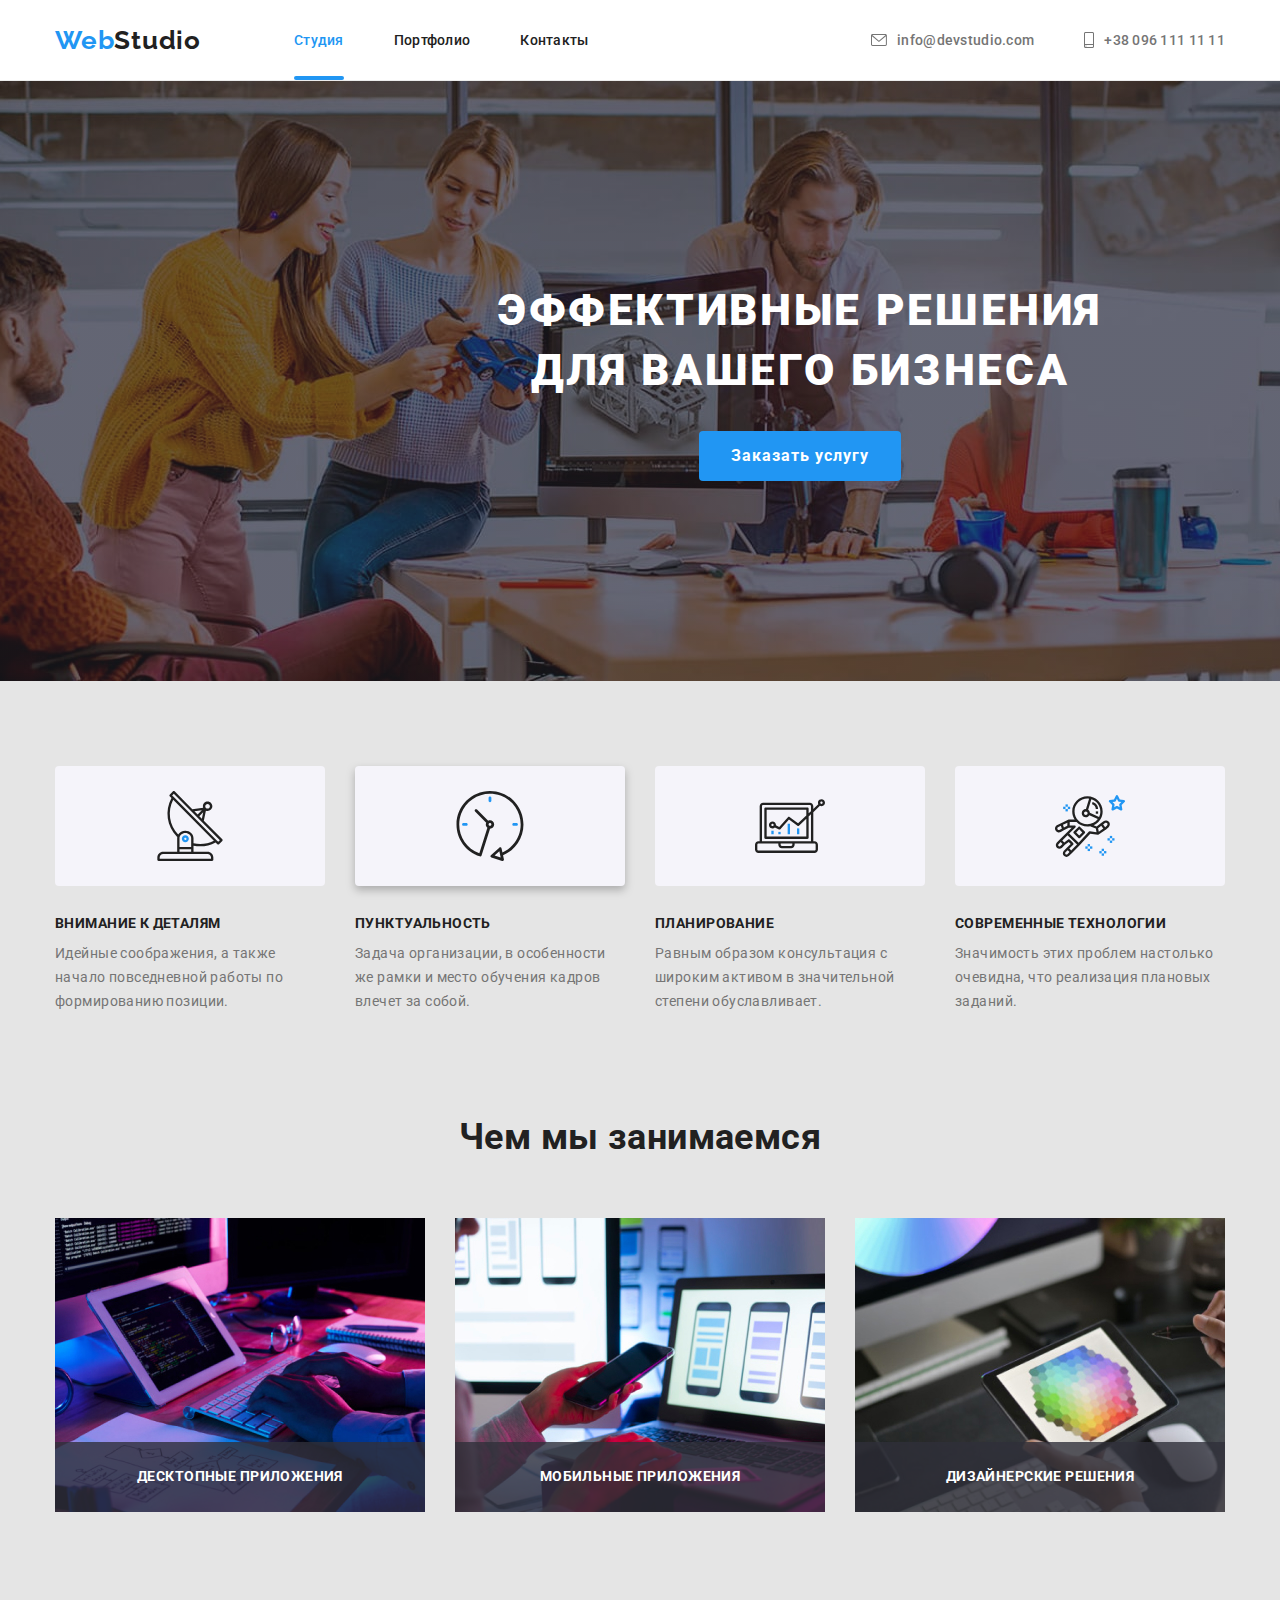
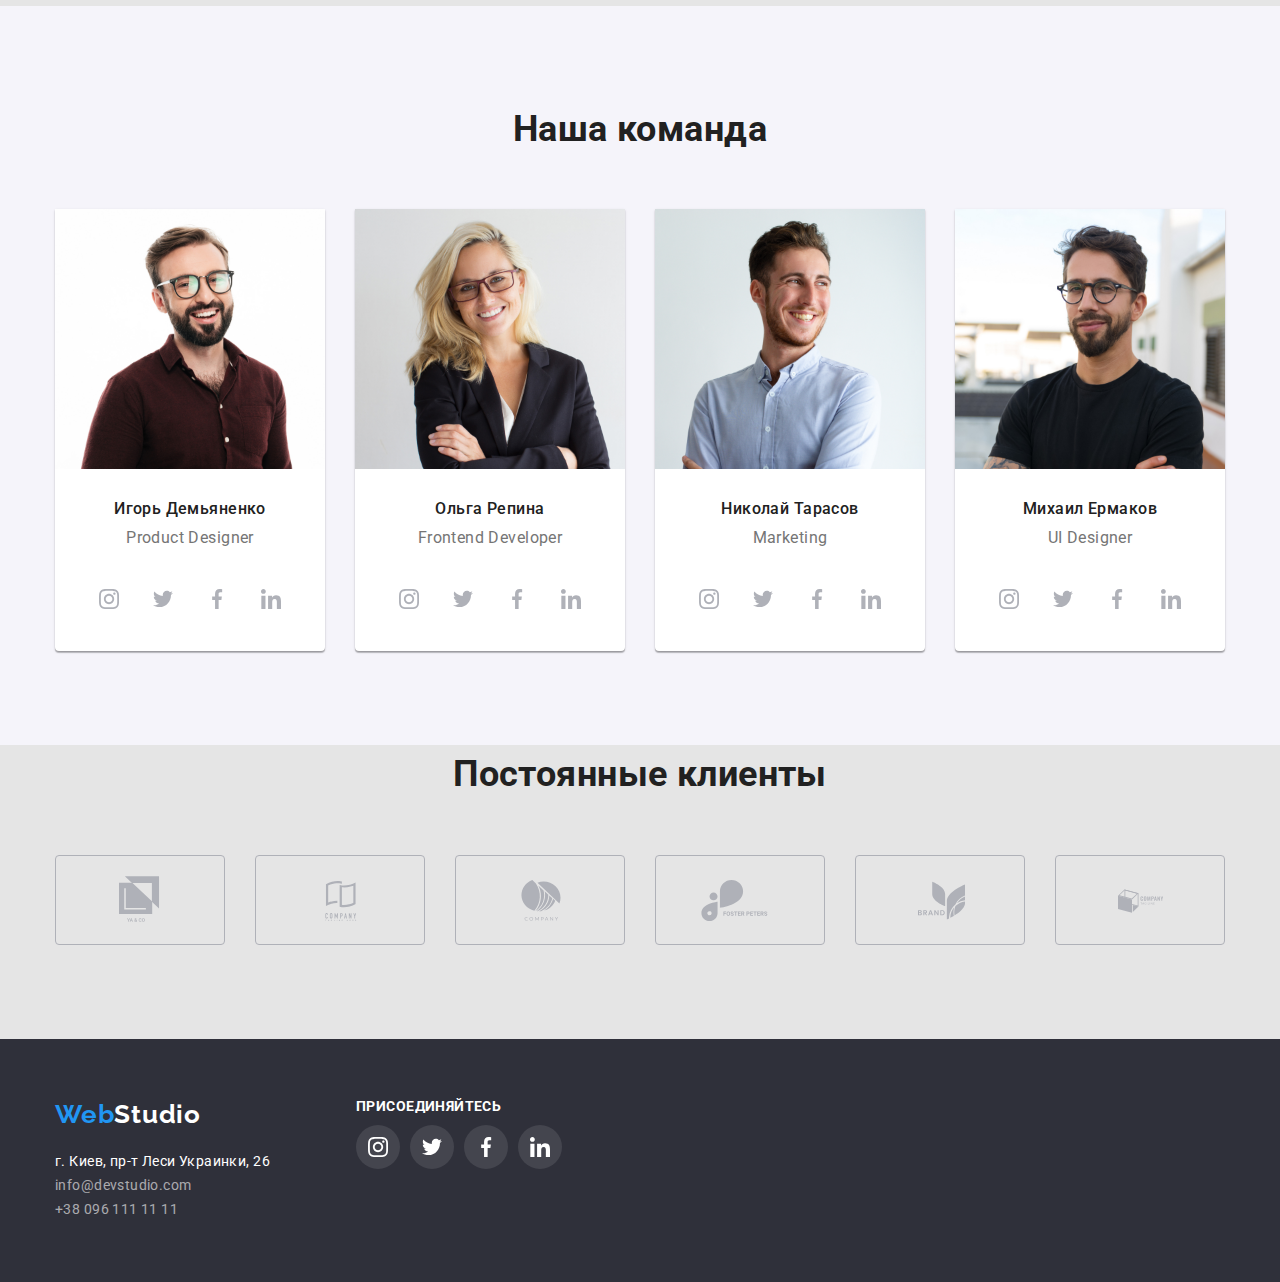
<file: index.html>
<!DOCTYPE html>
<html lang="ru">
    <head>
        <meta charset="UTF-8" />
        <meta name="viewport" content="width=device-width, initial-scale=1.0" />
        <title>WebStudio</title>
        <link href="https://fonts.googleapis.com/css2?family=Roboto:wght@400;500;700;900&display=swap" rel="stylesheet">
        <link rel="stylesheet" href="https://cdnjs.cloudflare.com/ajax/libs/modern-normalize/1.0.0/modern-normalize.css">
        <link rel="stylesheet" href="./css/styles.css">
      </head>

     <body>
        <header class="bg-color-white">
            <div class="container header-container">
                <a href="./index.html" class="logo logo-color-header heder-logo">
                    <span class="logo-color">Web</span>Studio
                </a>
                <nav class="navigation">
                    <ul class="list menu">
                            <li class="menu-item"> 
                                <a href="./index.html" class="link current menu-link">Студия</a>
                        </li>
                            <li class="menu-item"> 
                                <a href="./portfolio.html" class="link menu-link ">Портфолио</a>
                        </li>
                            <li class="menu-item"> 
                                <a href="" class="link menu-link">Контакты</a>
                        </li>
                    </ul>  
                </nav>
            
    
                <ul class="list menu flexbox">
                    <li class="menu-item header-svg">
                        <a href="mailto:info@devstudio.com" class="link menu-link contacts header-svg-linc">info@devstudio.com
                            <svg class="header-svg-icon" width="16px" height="12px" >
                                <use href="./images/symbol-defs.svg#icon-envelope"></use>
                            </svg>
                        </a>
                    </li>
                    <li class="menu-item">
                        <a href="tel:+380961111111" class="link menu-link contacts header-svg-linc">+38 096 111 11 11
                            <svg class="header-svg-icon" width="10px" height="16px" >
                                <use href="./images/symbol-defs.svg#icon-smartphone"></use>
                            </svg>
                        </a>
                    </li>
                 </ul>
            </div>
        </header>
    
    <main>
        
        <div>
        <section class="bg-color-dark">
            <div class="overlay">
                <div class="container hero-content">
                <h1 class="page-title">Эффективные решения для вашего бизнеса</h1>
                    <button class="btn btn-studia" type="button" data-modal-open>
                            Заказать услугу
                    </button>
                    <div class="backdrop is-hidden" data-modal>
                        <div class="modal">
                        <button class="modal-botton close" data-modal-close>
                            <svg class="modal-botton-icon">
                                <use href="./images/symbol-defs.svg#icon-close"></use>
                            </svg>
                        </button>
                        </div>
                    </div>
                </div>
            </div>
        </section>
    </div>
        

            
    
       <section class="section">
            <div class="container">
                <h2 class="visually-hidden">Наши преимущества</h2>
                <ul class="list benefits flexbox">
                    <li class="content-box image-1 bgimage">
                        <h3 class="section-title-caps title-caps-1">Внимание к деталям</h3>
                        <p>Идейные соображения, а также начало повседневной работы по формированию позиции.</p>
                    </li>
                    <li class="content-box image-2 bgimage">
                        <h3 class="section-title-caps title-caps-1">Пунктуальность</h3>
                        <p>Задача организации, в особенности же рамки и место обучения кадров влечет за собой.</p>
                    </li>
                    <li class="content-box image-3 bgimage">
                        <h3 class="section-title-caps title-caps-1">Планирование</h3>
                        <p>Равным образом консультация с широким активом в значительной степени обуславливает.</p>
                    </li>
                    <li class="content-box image-4 bgimage">
                        <h3 class="section-title-caps title-caps-1">Современные технологии</h3>
                        <p>Значимость этих проблем настолько очевидна, что реализация плановых заданий.</p>
                    </li>
                </ul>
           </div>
        </section>
    
        <section class="section">
            <div class="container">
                <h2 class="section-title">Чем мы занимаемся</h2>
                <ul class="list flexbox">
                    <li class="fleximg position-bloc"><img src="./images/work_1.jpg" alt="разработка сайтов" width="370">
                    <h3 class="section-title-caps title-caps-2">Десктопные приложения</h3> 
                </li>    
                    <li class="fleximg position-bloc"><img src="./images/work_2.jpg" alt="разработка телефонных приложений" width="370">
                    <h3 class="section-title-caps title-caps-2">Мобильные приложения</h3> 
                </li>
                    <li class="fleximg position-bloc"><img src="./images/work_3.jpg" alt="дизайн" width="370">
                    <h3 class="section-title-caps title-caps-2">Дизайнерские решения</h3> 
                </li>
                </ul> 
            </div>
        </section>
    
        <section class="section bg-color-blu">
            <div class="container">
                <h2 class="section-title">Наша команда</h2>
                <ul class="list flexbox">
                    <li class="content-box command"><img src="./images/product_designer.jpg" alt="Игорь Демьяненко Product Designer" width="270"/>
                        <h3 class="section-title-mini workers-text">Игорь Демьяненко</h3>
                        <p lang="en" class="paragraf">Product Designer</p>
                        <ul class="list social-icons">
                            <li class="social-icons-item"><a class="social-icons-linc" href="">
                                 <svg class="social-icon-svg">
                                    <use href="./images/symbol-defs.svg#icon-instagram-1"></use>
                                 </svg>
                                </a>
                            </li>
                            <li class="social-icons-item"><a class="social-icons-linc" href="">
                                <svg class="social-icon-svg">
                                    <use href="./images/symbol-defs.svg#icon-twitter-1"></use>
                            
                                 </svg>
                                </a>
                            </li>
                            <li class=" social-icons-item"><a class="social-icons-linc" href="">
                                <svg class="social-icon-svg">
                                    <use href="./images/symbol-defs.svg#icon-facebook-1"></use>
                            
                                 </svg>
                                </a>
                            </li>
                            <li class="social-icons-item"><a class="social-icons-linc" href="">
                                <svg class="social-icon-svg">
                                    <use href="./images/symbol-defs.svg#icon-linkedin-1"></use>
                            
                                 </svg>
                                </a>
                            </li>
                        </ul>
            
                        
                    </li>
                    <li class="content-box command"><img src="./images/frontend_developer.jpg" alt="Ольга Репина Frontend Developer" width="270"/>
                        <h3 class="section-title-mini workers-text">Ольга Репина</h3>
                        <p lang="en" class="paragraf">Frontend Developer</p>
                        <ul class="list social-icons">
                            <li class="social-icons-item"><a class="social-icons-linc" href="">
                                 <svg class="social-icon-svg">
                                    <use href="./images/symbol-defs.svg#icon-instagram-1"></use>
                                 </svg>
                                </a>
                            </li>
                            <li class="social-icons-item"><a class="social-icons-linc" href="">
                                <svg class="social-icon-svg">
                                    <use href="./images/symbol-defs.svg#icon-twitter-1"></use>
                            
                                 </svg>
                                </a>
                            </li>
                            <li class=" social-icons-item"><a class="social-icons-linc" href="">
                                <svg class="social-icon-svg">
                                    <use href="./images/symbol-defs.svg#icon-facebook-1"></use>
                            
                                 </svg>
                                </a>
                            </li>
                            <li class="social-icons-item"><a class="social-icons-linc" href="">
                                <svg class="social-icon-svg">
                                    <use href="./images/symbol-defs.svg#icon-linkedin-1"></use>
                            
                                 </svg>
                                </a>
                            </li>
                        </ul>
                    </li>
                    <li class="content-box command"><img src="./images/marketing.jpg" alt="Николай Тарасов Marketing" width="270"/>
                        <h3 class="section-title-mini workers-text">Николай Тарасов</h3>
                        <p lang="en" class="paragraf">Marketing</p>
                        <ul class="list social-icons">
                            <li class="social-icons-item"><a class="social-icons-linc" href="">
                                 <svg class="social-icon-svg">
                                    <use href="./images/symbol-defs.svg#icon-instagram-1"></use>
                                 </svg>
                                </a>
                            </li>
                            <li class="social-icons-item"><a class="social-icons-linc" href="">
                                <svg class="social-icon-svg">
                                    <use href="./images/symbol-defs.svg#icon-twitter-1"></use>
                            
                                 </svg>
                                </a>
                            </li>
                            <li class=" social-icons-item"><a class="social-icons-linc" href="">
                                <svg class="social-icon-svg">
                                    <use href="./images/symbol-defs.svg#icon-facebook-1"></use>
                            
                                 </svg>
                                </a>
                            </li>
                            <li class="social-icons-item"><a class="social-icons-linc" href="">
                                <svg class="social-icon-svg">
                                    <use href="./images/symbol-defs.svg#icon-linkedin-1"></use>
                            
                                 </svg>
                                </a>
                            </li>
                        </ul>
                    </li>
                    <li class="content-box command"><img src="./images/uidesigner.jpg" alt="Михаил Ермаков UI Designer" width="270"/>
                        <h3 class="section-title-mini workers-text">Михаил Ермаков</h3>
                        <p lang="en" class="paragraf">UI Designer</p>
                        <ul class="list social-icons">
                            <li class="social-icons-item"><a class="social-icons-linc" href="">
                                 <svg class="social-icon-svg">
                                    <use href="./images/symbol-defs.svg#icon-instagram-1"></use>
                                 </svg>
                                </a>
                            </li>
                            <li class="social-icons-item"><a class="social-icons-linc" href="">
                                <svg class="social-icon-svg">
                                    <use href="./images/symbol-defs.svg#icon-twitter-1"></use>
                            
                                 </svg>
                                </a>
                            </li>
                            <li class="social-icons-item"><a class="social-icons-linc" href="">
                                <svg class="social-icon-svg">
                                    <use href="./images/symbol-defs.svg#icon-facebook-1"></use>
                            
                                 </svg>
                                </a>
                            </li>
                            <li class="social-icons-item"><a class="social-icons-linc" href="">
                                <svg class="social-icon-svg">
                                    <use href="./images/symbol-defs.svg#icon-linkedin-1"></use>
                            
                                 </svg>
                                </a>
                            </li>
                        </ul>
                    </li>  
                </ul>
            </div>
        </section>

        <section class="section">
            <div class="container">
                <h2 class="section-title">Постоянные клиенты</h2>
                <ul class="list flexbox">
                    <li class="flexsvg"> <a class="flexsvg-linc" href="">
                        <svg class="client-svg"  height= "49.22px" width="44.26px">
                            <use href="./images/symbol-defs.svg#icon-logo-1"></use>
                        </svg>
                    </a></li>    
                    <li class="flexsvg"> <a class="flexsvg-linc" href="">
                        <svg class="client-svg" height= "40px" width="52px">
                            <use href="./images/symbol-defs.svg#icon-logo-2"></use>
                        </svg>
                    </a></li>
                    <li class="flexsvg"> <a class="flexsvg-linc" href="">
                        <svg class="client-svg" height= "41px" width="42.6px">
                            <use href="images/symbol-defs.svg#icon-logo-3"></use>
                        </svg>
                    </a></li>
                    <li class="flexsvg"> <a class="flexsvg-linc" href="">
                        <svg class="client-svg" height= "42.02px" width="79.65px">
                            <use href="images/symbol-defs.svg#icon-logo-4"></use>
                        </svg>
                    </a></li>    
                    <li class="flexsvg"> <a class="flexsvg-linc" href="">
                        <svg class="client-svg" height= "59px" width="47px">
                            <use href="images/symbol-defs.svg#icon-logo-5"></use>
                        </svg>
                    </a></li>
                    <li class="flexsvg"> <a class="flexsvg-linc" href="">
                        <svg class="client-svg" height= "88.48px" width="45.44px">
                            <use href="images/symbol-defs.svg#icon-logo-6"></use>
                        </svg>
                    </a></li>
                </ul> 
            </div>
        </section>
    </main>

    <footer class="bg-color-dark-footer">
        <div class="container footer-container bloc">
            <div class="footer-bloc addres-bloc">
            <a href="index.html#studia" class="logo logo-color-footer link-hf">
                <span class="logo-color">Web</span>Studio
            </a>
            <address>
                <ul class="list"> 
                    <li><a href="https://goo.gl/maps/6ceKZBEV4WaBG7hH8" class="link footer-text address-color" target="blank" rel="noopener norefere">г. Киев, пр-т Леси Украинки, 26</a></li>
                    <li><a href="mailto:info@devstudio.com" class="link footer-text mt-color">info@devstudio.com</a> <br></li>
                    <li><a href="tel:+380961111111" class="link footer-text mt-color">+38 096 111 11 11</a></li>
                </ul>
            </address>
             </div>
    
            <div class="footer-bloc">
                <h2 class="section-title-caps title-caps-1 social-network-title">Присоединяйтесь</h2>
                <ul class="list flexbox">
                    <li class="social-icons-item"> <a class="social-icons-linc footer-svg-linc" href="">
                        <svg class="footer-svg-icon">
                            <use href="./images/symbol-defs.svg#icon-instagram-1"></use>
                        </svg>
                    </a></li>  
    
                    <li class="social-icons-item"> <a class="social-icons-linc footer-svg-linc" href="">
                            <svg class="footer-svg-icon">
                                <use href="./images/symbol-defs.svg#icon-twitter-1"></use>
                            </svg>
                    </a></li>  
    
                    <li class="social-icons-item"> <a class="social-icons-linc footer-svg-linc" href="">
                        <svg class="footer-svg-icon">
                            <use href="./images/symbol-defs.svg#icon-facebook-1"></use>
                        </svg>
                     </a></li>
    
                     <li class="social-icons-item"> <a class="social-icons-linc footer-svg-linc" href="">
                    <svg class="footer-svg-icon">
                        <use href="./images/symbol-defs.svg#icon-linkedin-1"></use>
                    </svg>
                     </a></li>
    
                </ul>
            </div>
    
        </div>
    
        
    </footer>

  <script src="./js/modal.js"></script>
  </body>
</html>
</file>
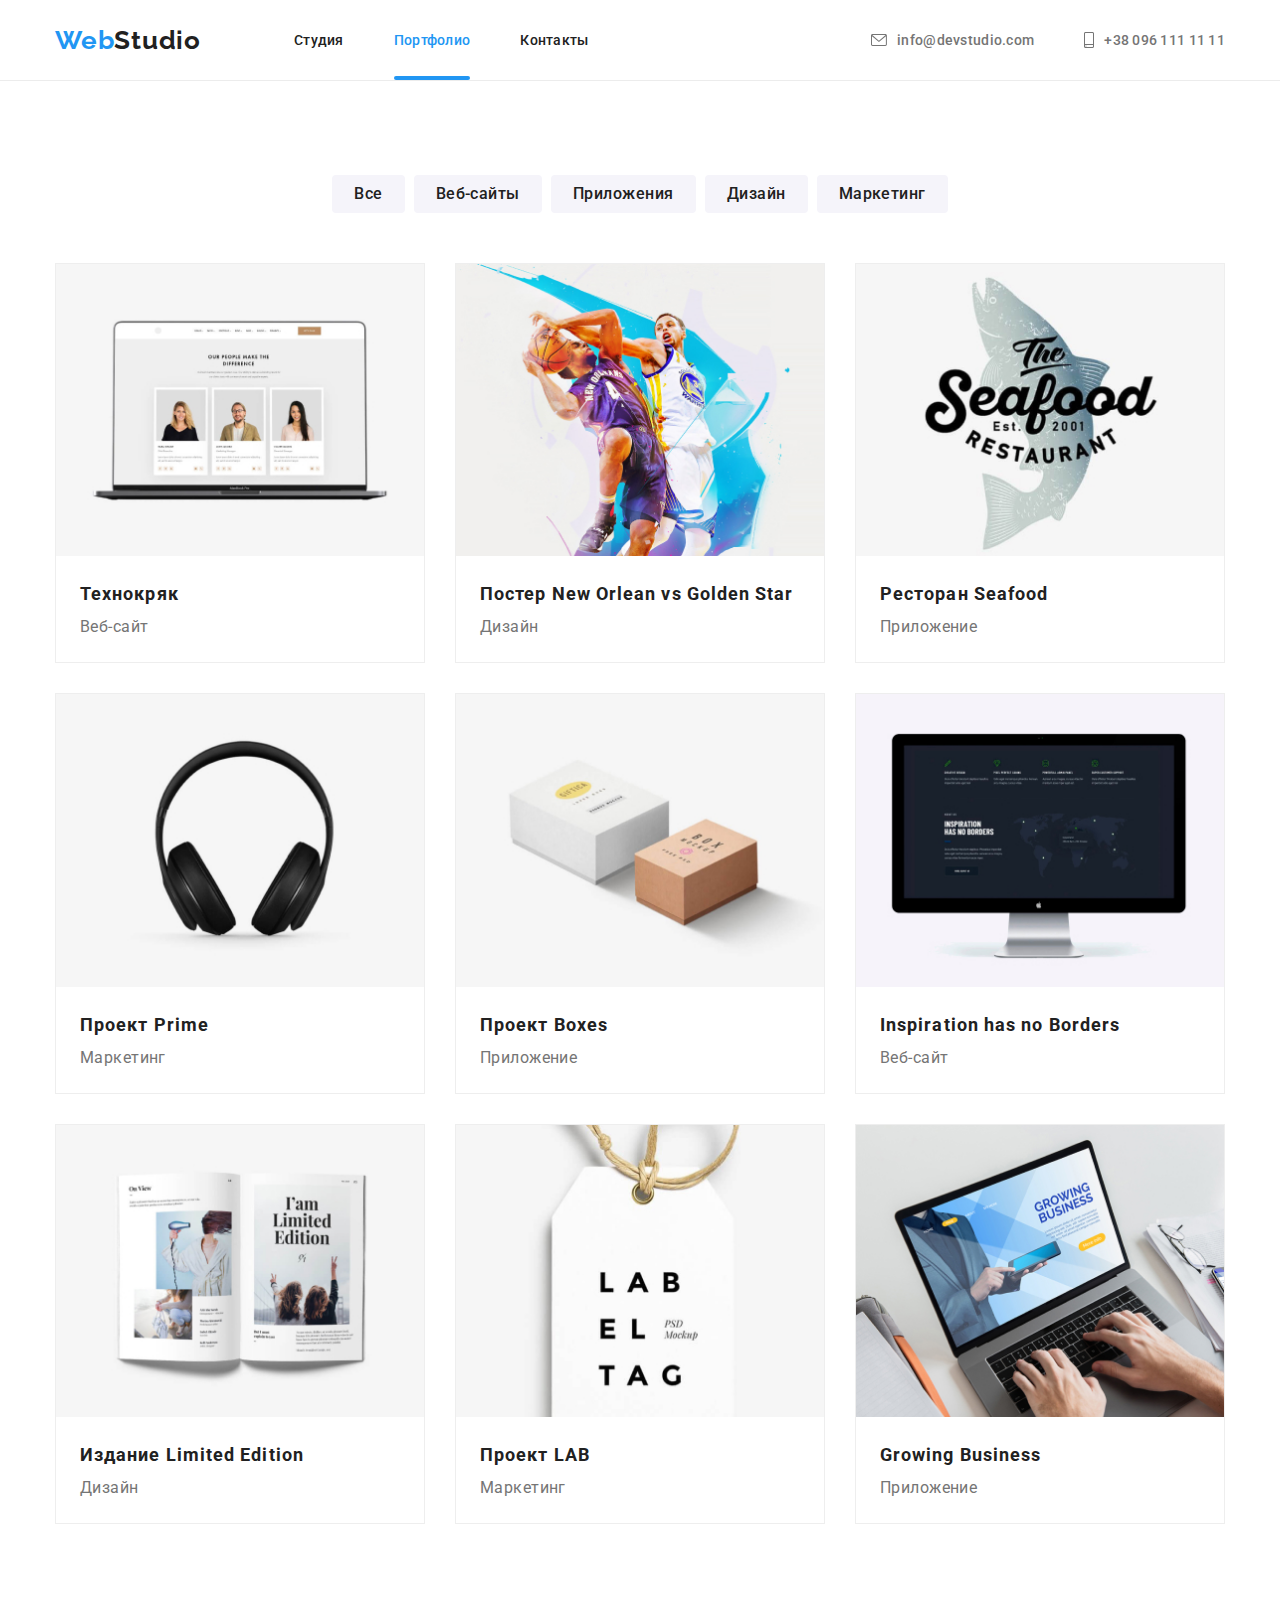
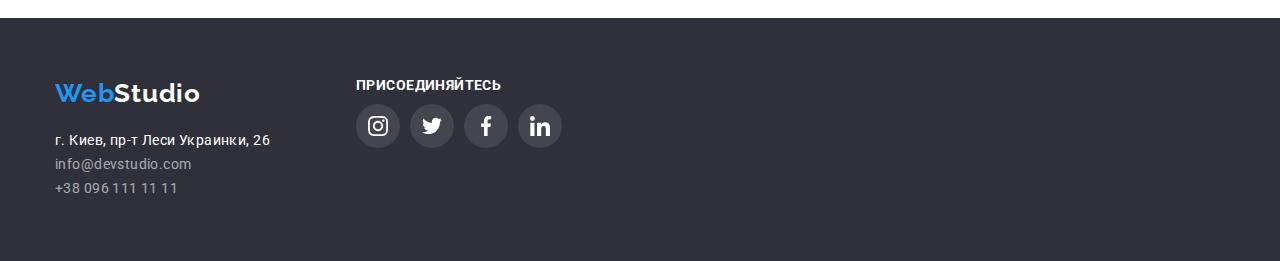
<file: portfolio.html>
<!DOCTYPE html>
<html lang="en">
<head>
    <meta charset="UTF-8">
    <meta name="viewport" content="width=device-width, initial-scale=1.0">
    <title>WebStudio</title>
    <link href="https://fonts.googleapis.com/css2?family=Roboto:wght@400;500;700;900&display=swap" rel="stylesheet">
    <link rel="stylesheet" href="https://cdnjs.cloudflare.com/ajax/libs/modern-normalize/1.0.0/modern-normalize.css">
    <link rel="stylesheet" href="./css/styles.css">
</head>
    
<body>
    
    <header class="bg-color-white">
        <div class="container header-container">
            <a href="./index.html" class="logo logo-color-header heder-logo">
                <span class="logo-color">Web</span>Studio
            </a>
            <nav class="navigation">
                <ul class="list menu">
                        <li class="menu-item"> 
                            <a href="./index.html" class="link menu-link">Студия</a>
                    </li>
                        <li class="menu-item"> 
                            <a href="./portfolio.html" class="link menu-link current">Портфолио</a>
                    </li>
                        <li class="menu-item"> 
                            <a href="" class="link menu-link">Контакты</a>
                    </li>
                </ul>  
            </nav>
        

                <ul class="list menu flexbox">
                    <li class="menu-item header-svg">
                        <a href="mailto:info@devstudio.com" class="link menu-link contacts header-svg-linc">info@devstudio.com
                            <svg class="header-svg-icon" width="16px" height="12px" >
                                <use href="./images/symbol-defs.svg#icon-envelope"></use>
                            </svg>
                        </a>
                    </li>
                    <li class="menu-item">
                        <a href="tel:+380961111111" class="link menu-link contacts header-svg-linc">+38 096 111 11 11
                            <svg class="header-svg-icon" width="10px" height="16px" >
                                <use href="./images/symbol-defs.svg#icon-smartphone"></use>
                            </svg>
                        </a>
                    </li>
                 </ul>
        </div>
    </header>
    
   <main >
       <div class="portfolio-container">
        <section>
                <div class="container">
                    <h1 class="visually-hidden section-title">Нашы проекты</h1>
                    <ul class="list menu-portfolio">
                        <li class="menu-portfolio-item"> <button class="btn btn-portfolio" type="button">Все</button> </li>
                        <li class="menu-portfolio-item"> <button class="btn btn-portfolio" type="button">Веб-сайты</button> </li>
                        <li class="menu-portfolio-item"> <button class="btn btn-portfolio" type="button">Приложения</button> </li>
                        <li class="menu-portfolio-item"> <button class="btn btn-portfolio" type="button">Дизайн</button> </li>
                        <li class="menu-portfolio-item"> <button class="btn btn-portfolio" type="button">Маркетинг</button> </li>
                    </ul>
                </div>
            </section>
        
            <section>
                <div class="container">
                    <h2 class="visually-hidden section-title">Ссылки на наши проекты</h2>
                    <ul class="list flexbox">
                        <li class="fleximg prt-box">
                            <div class="tumb">
                                <img src="./images/website.jpg" alt="создание веб сайта" width="370" height="294">
                                <p class="subtext">Технокряк это современная площадка распространения коронавируса. Компании используют эту платформу для цифрового шпионажа и атак на защищённые сервера конкурентов.</p>
                            </div>
                            <h3 class="title-progect">Технокряк</h3>
                        <p class="paragraf-ptf">Веб-сайт</p>

                        </li>
            
                        <li class="fleximg prt-box">
                            <div class="tumb">
                                <img src="./images/design.jpg" alt="дизайн постера" width="370" height="294">
                                <p class="subtext">Технокряк это современная площадка распространения коронавируса. Компании используют эту платформу для цифрового шпионажа и атак на защищённые сервера конкурентов.</p>
                            </div>
                            <h3 class="title-progect">Постер <span lang="en">New Orlean vs Golden Star</span></h3>
                        <p class="paragraf-ptf">Дизайн</p>
                        </li>
            
                        <li class="fleximg prt-box">
                            <div class="tumb">
                                <img src="./images/applications.jpg" alt="приложение для ресторана" width="370" height="294">
                                <p class="subtext">Технокряк это современная площадка распространения коронавируса. Компании используют эту платформу для цифрового шпионажа и атак на защищённые сервера конкурентов.</p>
                            </div>
                            <h3 class="title-progect">Ресторан <span lang="en">Seafood</span></h3>
                        <p class="paragraf-ptf">Приложение</p>
                        </li>
            
                        <li class="fleximg prt-box">
                            <div class="tumb">
                                <img src="./images/project-prime.jpg" alt="маркетинговые проекты" width="370" height="294">
                                <p class="subtext">Технокряк это современная площадка распространения коронавируса. Компании используют эту платформу для цифрового шпионажа и атак на защищённые сервера конкурентов.</p>
                            </div>
                            <h3 class="title-progect">Проект  <span lang="en">Prime</span></h3>
                        <p class="paragraf-ptf">Маркетинг</p>
                        </li>
            
                        <li class="fleximg prt-box">
                            <div class="tumb">
                                <img src="./images/project-boxes.jpg" alt="приложение коробка" width="370" height="294">
                                <p class="subtext">Технокряк это современная площадка распространения коронавируса. Компании используют эту платформу для цифрового шпионажа и атак на защищённые сервера конкурентов.</p>
                            </div>
                            <h3 class="title-progect">Проект <span lang="en">Boxes</span></h3>
                        <p class="paragraf-ptf">Приложение</p>
                        </li>
            
                        <li class="fleximg prt-box">
                            <div class="tumb">
                                <img src="./images/Inspiration-has-no-Borders.jpg" alt="приложение для вдохновения" width="370" height="294">
                                <p class="subtext">Технокряк это современная площадка распространения коронавируса. Компании используют эту платформу для цифрового шпионажа и атак на защищённые сервера конкурентов.</p>
                            </div>
                            <h3 lang="en" class="title-progect">Inspiration has no Borders</h3>
                        <p class="paragraf-ptf">Веб-сайт</p>
                        </li>
            
                        <li class="fleximg prt-box">
                            <div class="tumb">
                                <img src="./images/magazine-Limited-Edition.jpg" alt="дизайн журнала" width="370" height="294">
                                <p class="subtext">Технокряк это современная площадка распространения коронавируса. Компании используют эту платформу для цифрового шпионажа и атак на защищённые сервера конкурентов.</p>
                            </div>
                            <h3 class="title-progect">Издание <span lang="en">Limited Edition</span></h3>
                        <p class="paragraf-ptf">Дизайн</p>
                        </li>
            
                        <li class="fleximg prt-box">
                            <div class="tumb">
                                <img src="./images/project-lab.jpg" alt="проект для магазинов" width="370" height="294">
                                <p class="subtext">Технокряк это современная площадка распространения коронавируса. Компании используют эту платформу для цифрового шпионажа и атак на защищённые сервера конкурентов.</p>
                            </div>
                            <h3 class="title-progect">Проект <span lang="en">LAB</span> </h3>
                        <p class="paragraf-ptf">Маркетинг</p>
                        </li>
            
                        <li class="fleximg prt-box">
                            <div class="tumb">
                                <img src="./images/Growing-Business.jpg" alt="приложение для бизнеса" width="370" height="294">
                                <p class="subtext">Технокряк это современная площадка распространения коронавируса. Компании используют эту платформу для цифрового шпионажа и атак на защищённые сервера конкурентов.</p>
                            </div>
                            <h3 lang="en" class="title-progect">Growing Business</h3>
                        <p class="paragraf-ptf">Приложение</p>
                        </li> 
                    </ul>
                    </div>
         </section>
        </div>

    </main>
    
    <footer class="bg-color-dark-footer">
        <div class="container footer-container bloc">
            <div class="footer-bloc addres-bloc">
            <a href="index.html#studia" class="logo logo-color-footer link-hf">
                <span class="logo-color">Web</span>Studio
            </a>
            <address>
                <ul class="list"> 
                    <li><a href="https://goo.gl/maps/6ceKZBEV4WaBG7hH8" class="link footer-text address-color" target="blank" rel="noopener norefere">г. Киев, пр-т Леси Украинки, 26</a></li>
                    <li><a href="mailto:info@devstudio.com" class="link footer-text mt-color">info@devstudio.com</a> <br></li>
                    <li><a href="tel:+380961111111" class="link footer-text mt-color">+38 096 111 11 11</a></li>
                </ul>
            </address>
             </div>
    
            <div class="footer-bloc">
                <h2 class="section-title-caps title-caps-1 social-network-title">Присоединяйтесь</h2>
                <ul class="list flexbox">
                    <li class="social-icons-item"> <a class="social-icons-linc footer-svg-linc" href="">
                        <svg class="footer-svg-icon">
                            <use href="./images/symbol-defs.svg#icon-instagram-1"></use>
                        </svg>
                    </a></li>  
    
                    <li class="social-icons-item"> <a class="social-icons-linc footer-svg-linc" href="">
                            <svg class="footer-svg-icon">
                                <use href="./images/symbol-defs.svg#icon-twitter-1"></use>
                            </svg>
                    </a></li>  
    
                    <li class="social-icons-item"> <a class="social-icons-linc footer-svg-linc" href="">
                        <svg class="footer-svg-icon">
                            <use href="./images/symbol-defs.svg#icon-facebook-1"></use>
                        </svg>
                     </a></li>
    
                     <li class="social-icons-item"> <a class="social-icons-linc footer-svg-linc" href="">
                    <svg class="footer-svg-icon">
                        <use href="./images/symbol-defs.svg#icon-linkedin-1"></use>
                    </svg>
                     </a></li>
    
                </ul>
            </div>
    
        </div>
    
        
    </footer>
      </body>
    </html>
</file>
<file: css/styles.css>
@font-face {
    font-family: 'Raleway';
    font-style: normal;
    font-weight: 700;
    src: url('../fonts/raleway-v18-latin_cyrillic-700.eot'); 
    src: local(''),
         url('../fonts/raleway/raleway-v18-latin_cyrillic-700.eot?#iefix') format('embedded-opentype'), 
         url('../fonts/raleway/raleway-v18-latin_cyrillic-700.woff2') format('woff2'),
         url('../fonts/raleway/raleway-v18-latin_cyrillic-700.woff') format('woff'), 
         url('../fonts/raleway/raleway-v18-latin_cyrillic-700.ttf') format('truetype'),
         url('../fonts/raleway/raleway-v18-latin_cyrillic-700.svg#Raleway') format('svg');
  }

  html {
    box-sizing: border-box;
  }
  
  
  *,
  *::before,
  *::after {
    box-sizing: inherit;
  }
  
:root {
    --primari-text-color: #757575;
    --title-text-color: #212121;
    --accent-color: #2196F3;
    --title-page-color: #FFFFFF;
    --bg-color: #E5E5E5;
    --bg-dark-color: #2F303A;
    --bg-color-blu: #F5F4FA;
}


body {
    font-family: "Roboto", sans-serif;
    font-weight: 400;
    font-size: 14px;
    line-height: 1.71;
    letter-spacing: 0.03em;
    color: var(--primari-text-color);
    background-color: var(--bg-color); 
}

.container {
    width: 1200px;
    padding-left: 15px;
    padding-right: 15px;
    margin-right: auto;
    margin-left: auto;
}

img {
    display: block;
    max-width: 100%;
    height: auto;
  }

h1, 
h2, 
h3, 
p {
    margin: 0;
    padding: 0;
}

.list {
    list-style: none;
    margin: 0;
    padding: 0;
}

/* стилі для всіх ссилок */
.link,
.link-hf,
.heder-logo {
    color: inherit;
    text-decoration: none;
}

.link-hf {
    display: inline-block;
    margin-bottom: 20px;
}

.link {
    transition-duration: 250ms;
    transition-timing-function: cubic-bezier(0.4, 0, 0.2, 1);
}

.link:hover,
.link:focus { 
    color: var(--accent-color);
}
 

 /* стилі для кнопок */
 .btn {
    display: inline-block;
    font-family: inherit;
    font-size: 16px;
    text-align: center;
    border-radius: 4px;
 }

 .btn-studia {
        display: flex;
        margin: auto;
        font-weight: 700;
        line-height:1.87;
        align-items: center;
        letter-spacing: 0.06em;
        color: var(--title-page-color);
        background-color: var(--accent-color);
        border: none;
        padding: 10px 32px;
        min-width: 200px;

 }

 .btn-portfolio {
    font-weight: 500;
    line-height:1.62;
    letter-spacing: 0.03em;
    color: var(--title-text-color);
    background-color:#F5F4FA;
    border: none;
    padding: 6px 22px;
    transition-duration: 250ms;
    transition-timing-function: cubic-bezier(0.4, 0, 0.2, 1);
 }

.btn-portfolio:hover,
.btn-portfolio:focus {
    background-color: var(--accent-color);
    color: var(--title-page-color);
}


.modal-botton{
    position: absolute;
    top: 8px;
    right: 8px;
    width: 30px;
    height: 30px;
    border-radius: 50%;
    background-color: var(--title-page-color);
    border: 1px solid #000000;
    }

.modal-botton-icon {
    width: 11px;
    height: 11px;
    fill: #000000;
    
}


 /* стилі для лого*/
 .logo {
    font-family: "Raleway", sans-serif;
    font-weight: 700;
    font-size: 26px;
    line-height: 1.192;
    letter-spacing: 0.03em;
}
.logo-color {
    color: var(--accent-color);
}

.logo-color-header {
    color: var(--title-text-color);
}

.logo-color-footer {
    color: var(--title-page-color);
}


 /* стилі для меню */
.menu-link,
.contacts {
    display: block;
    padding-top: 32px;
    padding-bottom: 32px;

    font-weight: 500;
    font-size: 14px;
    line-height: 1.142;
    letter-spacing: 0.02em;
    color: var(--title-text-color);
}


.header-svg-icon {
    fill: var(--primari-text-color);
    margin-right: 10px;
}


.header-svg-linc {
    display: flex;
    justify-content: center;
    align-items: center;
    flex-direction: row-reverse;

    transition-duration: 250ms;
    transition-timing-function: cubic-bezier(0.4, 0, 0.2, 1);
}

.header-svg-linc:hover .header-svg-icon,
.header-svg-linc:focus .header-svg-icon {
    fill: var(--accent-color);
}


.current {
    color: var(--accent-color);
}

.current::after {
    content: "";
    display: block;
    width: 100%;
    height: 4px;
    border-radius: 2px;
    background: var(--accent-color);
    margin-top: 28px;

}

li > .current {
    padding-bottom: 0;
}

.contacts {
    color: var(--primari-text-color);

}

/* стилі для всіх заголовків  */
.section-title {
    color: var(--title-text-color);
    font-weight: 700;
    font-size: 36px;
    line-height: 1.66;
    text-align: center;
    margin-bottom: 50px;

}



.section-title-mini {
    font-size: 16px;
    line-height: 1.187;
    font-weight: 500;
    text-align: center;
    color: var(--title-text-color);
    
}

.title-caps-1 {
    color: var(--title-text-color);

    margin-bottom: 10px;
}

.title-caps-2{
    position: absolute;
    bottom: 0;
    left: 0;


    color: var(--title-page-color);
    text-align: center;
    
    width: 100%;
    padding-top: 27px;
    padding-bottom: 27px;
    background-color:rgba(47, 48, 58, 0.8);
      
}

.section-title-caps {
    font-weight: 700;
    font-size: 14px;
    line-height: 1.14;
    text-transform: uppercase;  
}

.social-network-title {
    color: var(--title-page-color);
}


 .page-title {
    color: var(--title-page-color);
    font-size: 44px;
    font-weight: 900;
    line-height: 1.36;
    letter-spacing: 0.06em;
    text-align: center;
    text-transform: uppercase;   

    margin-bottom: 30px;
    margin-top: auto;
 }

 .title-progect {
    font-weight: 700;
    font-size: 18px;
    line-height: 2;
    letter-spacing: 0.06em;
    color: var(--title-text-color);

    margin-left: 24px;
    margin-right: 24px;
    margin-top: 20px;
    z-index: 99;

}

/* стилі для тексту */
.paragraf {
    font-size: 16px;
    line-height: 1.187;
    text-align: center;
    margin-bottom: 30px;
}

.paragraf-ptf {
    font-size: 16px;
    line-height: 1.87;
    margin-left: 24px;
    margin-right: 24px;
    margin-bottom: 20px;

    z-index: 99;
}

.footer-text {
    font-weight: 400;
    font-size: 14px;
    line-height: 1.71;
    margin-top: 0;
    margin-bottom: 9px;
    bottom: 0;
    }

.address-color {
    color: var(--title-page-color);
}

.mt-color {
    color: rgba(255, 255, 255, 0.6);
}

address {
    font-style: normal;
}


/* стилі для фону */
.bg-color-dark,
.bg-color-dark-footer{
    background-color: var(--bg-dark-color); 
}

.bg-color-dark {
    min-height: 600px;
}

.footer-container {
    padding-bottom: 60px;
    padding-top: 60px;
}

.bg-color-white {
    background: var(--title-page-color);
    border-bottom: 1px solid #ECECEC;
    min-height: 80px;

}

.bg-color-blu {
    background: var(--bg-color-blu);
    padding-top: 94px;

}

.backdrop {
    position: fixed;
    top: 0;
    bottom: 0;
    left: 0;
    right: 0;
    background-color: rgba(0, 0, 0, 0.2);
    z-index: 100;
    opacity: 1;
    transition: all 0.3s;
}

.backdrop.is-hidden {
    visibility: hidden;
    opacity: 0;
    pointer-events: none;
    transform: scale(0.5);
}

.is-hidden {
    position: relative;
}

.modal {
    position: absolute;
    width: 100%;
    max-width: 528px;
    height: 581px;
    top: 140px;
    left: 50%;
    transform: translate(-50%, 0);
    background-color: var(--title-page-color);
}

.subtext {
   position: absolute;
   left: 0;
   top: 0;
   transform: translateY(294px);


    height: 294px;
    width: 100%;
    padding: 63px 24px;
   
    font-size: 18px;
    line-height: 1.55;
    color: var(--title-page-color);

    background-color: rgba(33, 150, 243, 0.9);
        
    transition: transform 250ms cubic-bezier(0.4, 0, 0.2, 1);
   }
   
   .tumb {
       position: relative;
       overflow: hidden;
   }

.prt-box:hover .subtext {
    transform: translateY(0);    
}






/* геометрія сторінки */
.menu {
    display: flex;
    align-items: center;
}



.menu-item:not(:last-child) {
    margin-right: 50px;
}

.header-container {
    display: flex;
    align-items: center;
}

.heder-logo {
    display: inline-block;
    margin-right: 93px;
    align-items: center;

}

.navigation {
    margin-right: auto;
}

.hero-content {
    display: inline-block;
    width: 696px;
    margin-left: 452px;
    margin-right: 452px;
    margin-top: 200px;
}

.nav {margin-bottom: 9px;}

.section {
    padding-bottom: 94px;
}
 /* флексбокси у решти контейнерыв */
.flexbox {
    display: flex;
    flex-wrap: wrap;
     
}

.content-box {
    flex-basis: 270px;
    margin-right: 30px;
    margin-bottom: 30px;
}

.content-box:nth-child(4n){
    margin-right: 0;
}

.content-box:nth-last-child(-n + 4) {
    margin-bottom: 0;
  }


.benefits {
    padding-top: 85px;
}

.flexsvg {
    width: 170px;
    height: 90px;
    border: 1px solid #AFB1B8;
    border-radius: 4px;
  
}

.flexsvg:not(:last-child) {
    margin-right: 30px;
}

.flexsvg-linc {
    display: flex;
    justify-content: center;
    align-items: center;
    height: 90px;
    width: 170px;
    background-color: inherit;

    transition-duration: 250ms;
    transition-timing-function: cubic-bezier(0.4, 0, 0.2, 1);
}


.client-svg {
    fill: #AFB1B8;
}

.flexsvg-linc:hover .client-svg,
.flexsvg-linc:focus .client-svg {
   fill: var(--accent-color);
}


/* стилы для блокыв з картинками */

.fleximg {
    flex-basis: 370px;
    margin-right: 30px;
    margin-bottom: 30px;
}

.position-bloc{
    position: relative;
}


.fleximg:nth-child(3n){
    margin-right: 0;
}

.fleximg:nth-last-child(-n + 3) {
    margin-bottom: 0;
  }

.prt-box {
    border: 1px solid rgba(238,238,238,1);

    transition-duration: 250ms;
    transition-timing-function: cubic-bezier(0.4, 0, 0.2, 1);
}

.prt-box:hover,
.prt-box:focus {
    box-shadow: 0px 1px 1px rgba(0, 0, 0, 0.12), 
    0px 4px 4px rgba(0, 0, 0, 0.06), 
    1px 4px 6px rgba(0, 0, 0, 0.16);
}


.command{
    background: #FFFFFF;
    box-shadow: 0px 1px 3px rgba(0, 0, 0, 0.12), 
    0px 1px 1px rgba(0, 0, 0, 0.14), 
    0px 2px 1px rgba(0, 0, 0, 0.2);
    border-radius: 0px 0px 4px 4px;
}

/* приховує елементи */
.visually-hidden {
    position: absolute !important;
    clip: rect(1px 1px 1px 1px);
    clip: rect(1px, 1px, 1px, 1px);
    padding: 0 !important;
    border: 0 !important;
    height: 1px !important;
    width: 1px !important;
    overflow: hidden;
  }
  
  .workers-text {
      margin-top: 30px;
      margin-bottom: 10px;
  }

  /* флекси портфоліо */
.menu-portfolio {
    display: flex;
    align-items: center;
    justify-content: center;
    margin-bottom: 50px;
}

.menu-portfolio-item:not(:last-child) {
    padding-right: 9px;
}

.portfolio-container {
    padding-top: 94px;
    padding-bottom: 94px;
    background-color: var(--title-page-color);
}

/*додаэмо svg */
.overlay {
    position: relative;
    height: 600px;
    max-width: 1600px;
    margin-left: auto;
    margin-right: auto;
    background-image: linear-gradient(
    to right,    
    rgba(47, 48, 58, 0.4),
    rgba(47, 48, 58, 0.4)),
    url(../images/header-img-min.jpg);
    background-repeat: no-repeat;
    background-position: center;
    background-size: cover;
}


.bgimage::before {
    display: block;
    height: 120px;
    width: 270px;
    margin-bottom: 30px;
    content: "";
    background-color: var(--bg-color-blu);
    background-position: center;
    background-repeat: no-repeat;
    border-radius: 4px;

}

.image-1::before {
background-image: url(../images/antenna-1.svg);
}

.image-2::before {
    background-image: url(../images/clock-1.svg);
    filter: drop-shadow(0px 4px 4px rgba(0, 0, 0, 0.25));
}

.image-3::before {
    background-image: url(../images/diagram-1.svg);
}

.image-4::before {
    background-image: url(../images/astronaut.svg);
}



/* соціфльнф мережі оформлення */
.social-icons {
    display: flex;
    margin-left: 32px;
    margin-right: 32px;
    margin-bottom: 30px;
    margin-top: 16px;
}



.social-icons-item:not(:last-child) {
    margin-right: 10px;
}

.social-icons-linc {
    display: flex;
    justify-content: center;
    align-items: center;
    height: 44px;
    width: 44px;
    background-color: inherit;
    border-radius: 50%;

    transition-duration: 250ms;
    transition-timing-function: cubic-bezier(0.4, 0, 0.2, 1);
}

.social-icon-svg {
    width: 20px;
    height: 20px;
    fill: #AFB1B8;

    transition-duration: 250ms;
    transition-timing-function: cubic-bezier(0.4, 0, 0.2, 1);
}

.social-icons-linc:hover .social-icon-svg,
.social-icons-linc:focus .social-icon-svg {
   fill: var(--title-page-color);
}

.social-icons-linc:hover,
.social-icons-linc:focus {
    background-color: var(--accent-color);
}

.footer-bloc {
    min-width: 206px;
    margin-right: 70px;
}


.bloc {
    display: flex;
    justify-content:start;
}

.addres-bloc{
    min-width: 231px;
        
}

.footer-social {
    width: 170px;
    height: 90px;
     
}

.footer-svg-linc {
    background-color: rgba(255, 255, 255, 0.1);
}

.footer-svg-icon {
     width: 20px;
     height: 20px;
     fill: var(--title-page-color);
}
</file>
